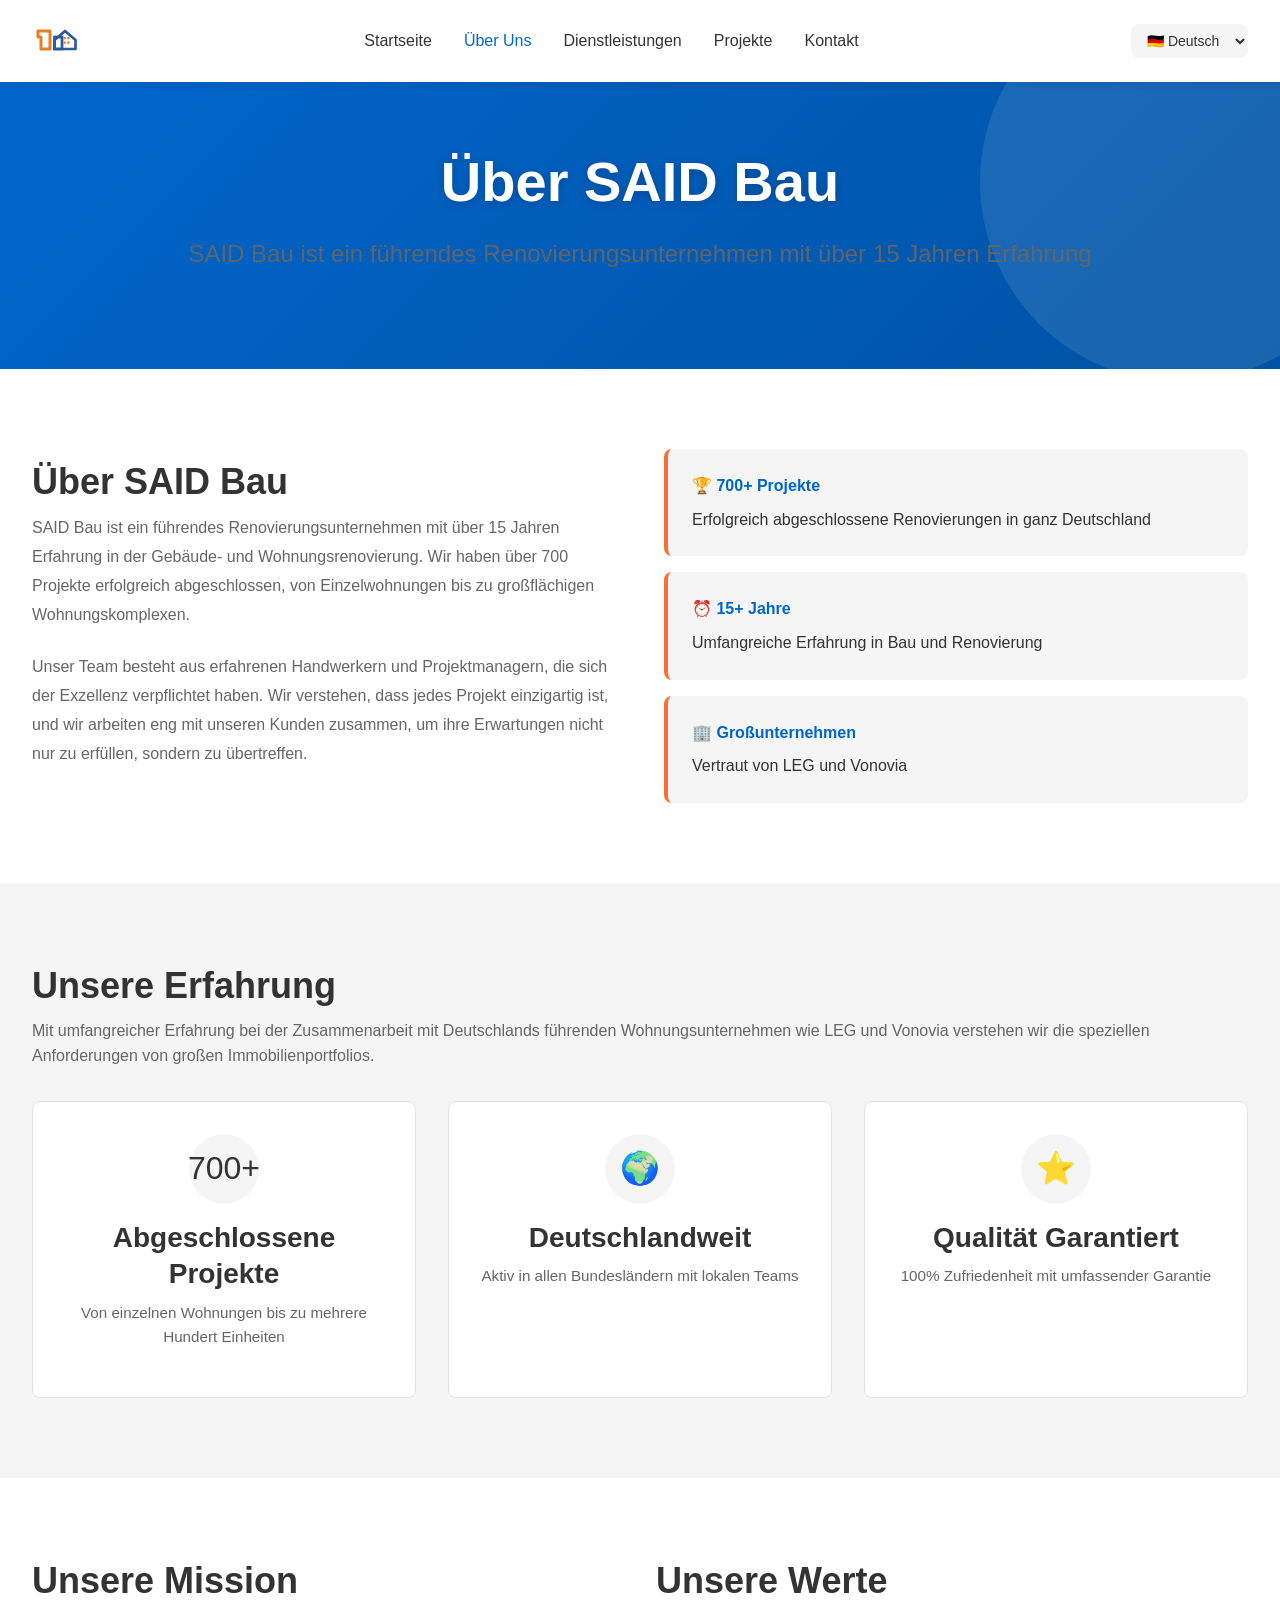
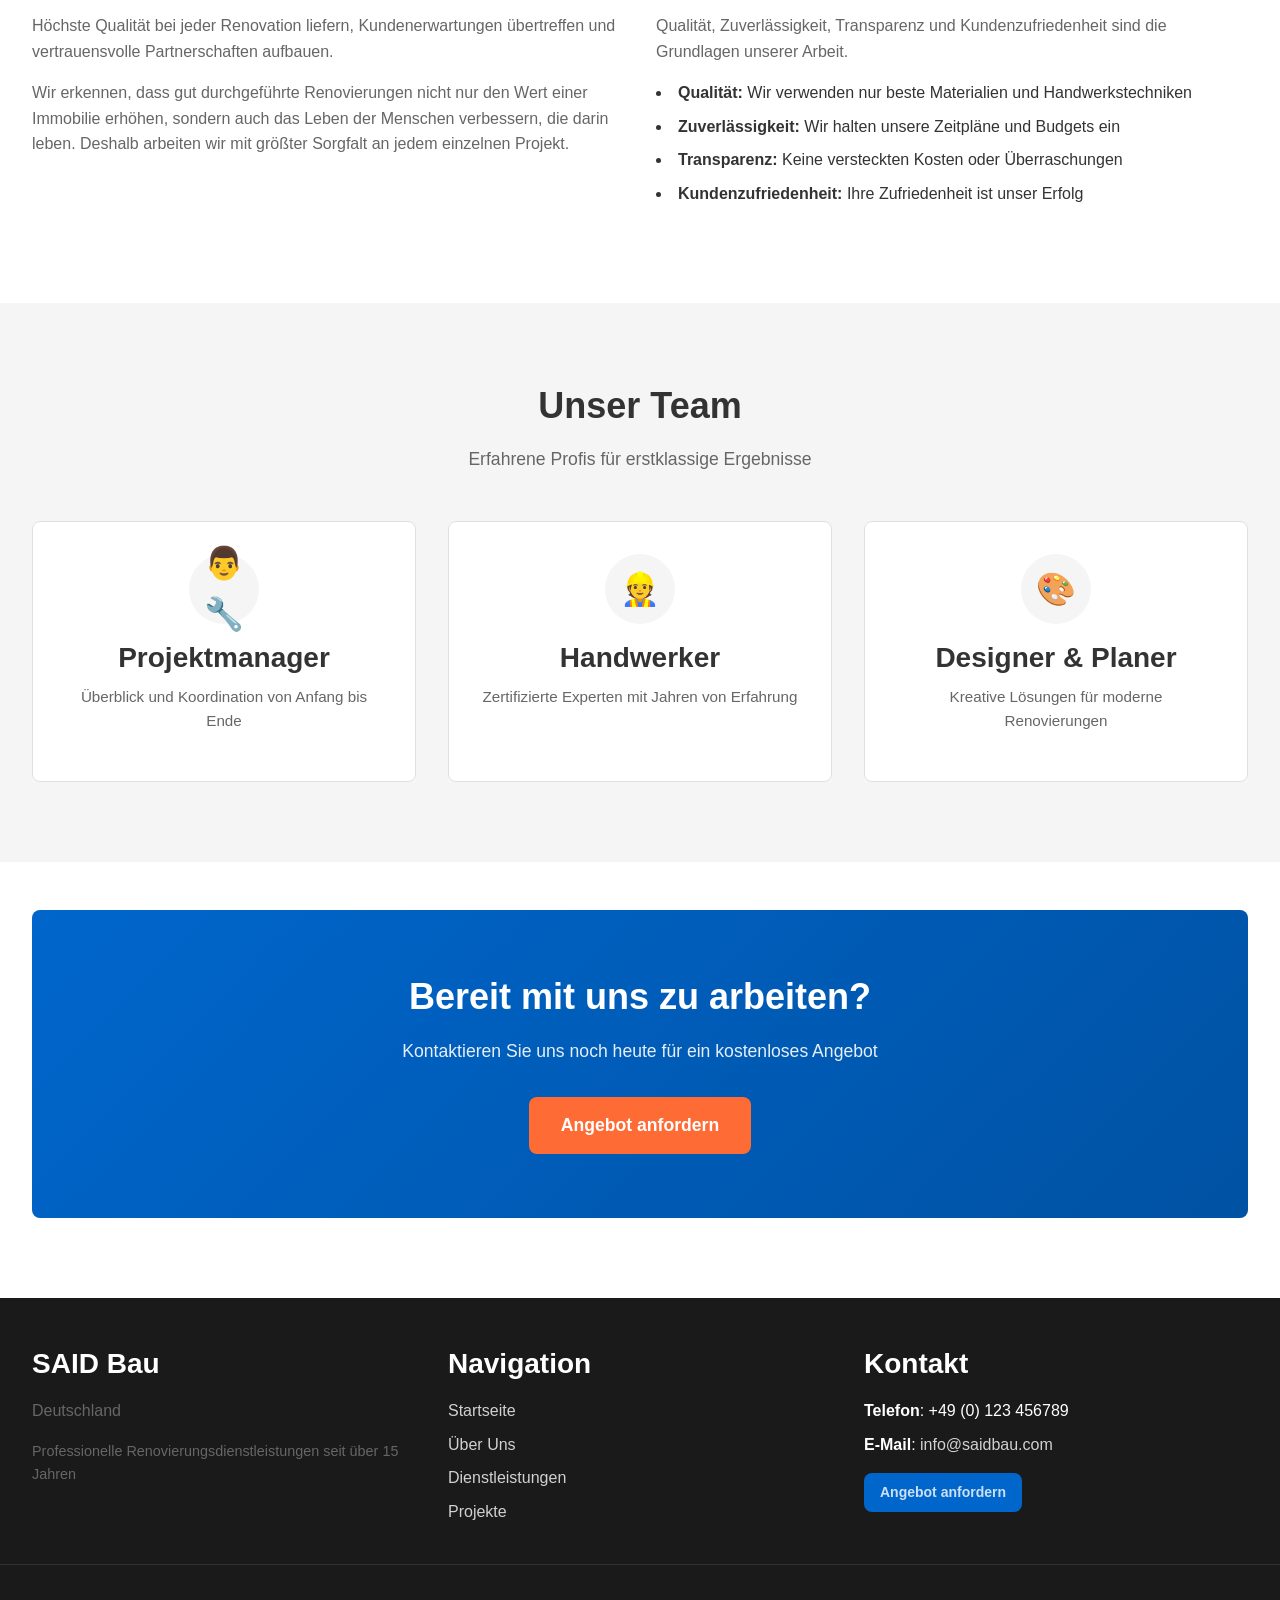
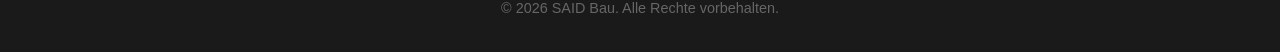
<file: about.html>
<!DOCTYPE html>
<html lang="de">
<head>
  <meta charset="UTF-8">
  <meta name="viewport" content="width=device-width, initial-scale=1.0">
  <meta name="description" content="Über SAID Bau - Führendes Renovierungsunternehmen mit 700+ Projekten und 15 Jahren Erfahrung">
  <meta name="keywords" content="Über uns, SAID Bau, Renovierung, Erfahrung">
  
  <title>Über uns - SAID Bau Renovierungen</title>
  
  <!-- CSS -->
  <link rel="stylesheet" href="assets/css/style.css">
</head>
<body>
  <!-- HEADER & NAVIGATION -->
  <header>
    <nav class="navbar">
      <a href="index.html" class="logo">
        <img src="assets/images/logo.svg" alt="SAID Bau Logo" class="logo-img">
        <span class="logo-text">SAID Bau</span>
      </a>
      
      <ul class="navbar-nav">
        <li><a href="index.html" data-i18n="home">Startseite</a></li>
        <li><a href="about.html" class="active" data-i18n="about">Über Uns</a></li>
        <li><a href="services.html" data-i18n="services">Dienstleistungen</a></li>
        <li><a href="projects.html" data-i18n="projects">Projekte</a></li>
        <li><a href="contact.html" data-i18n="contact">Kontakt</a></li>
      </ul>

      <div class="nav-right">
        <select id="languageSelector" class="language-selector">
          <option value="de">🇩🇪 Deutsch</option>
          <option value="en">🇬🇧 English</option>
          <option value="ar">🇸🇦 العربية</option>
          <option value="tr">🇹🇷 Türkçe</option>
        </select>
        <div class="hamburger">
          <span></span>
          <span></span>
          <span></span>
        </div>
      </div>
    </nav>
  </header>

  <!-- HERO SECTION -->
  <section class="hero" style="padding: 4rem 0;">
    <div class="container">
      <div class="hero-content">
        <h1 data-i18n="about_page_intro">Über SAID Bau</h1>
        <p class="subtitle" data-i18n="about_page_text">SAID Bau ist ein führendes Renovierungsunternehmen mit über 15 Jahren Erfahrung</p>
      </div>
    </div>
  </section>

  <!-- MAIN CONTENT -->
  <section class="section">
    <div class="container">
      <div class="about-content">
        <div class="about-text">
          <h2 data-i18n="about_page_intro">Über SAID Bau</h2>
          <p data-i18n="about_page_text">SAID Bau ist ein führendes Renovierungsunternehmen mit über 15 Jahren Erfahrung in der Gebäude- und Wohnungsrenovierung. Wir haben über 700 Projekte erfolgreich abgeschlossen, von Einzelwohnungen bis zu großflächigen Wohnungskomplexen.</p>
          
          <p>Unser Team besteht aus erfahrenen Handwerkern und Projektmanagern, die sich der Exzellenz verpflichtet haben. Wir verstehen, dass jedes Projekt einzigartig ist, und wir arbeiten eng mit unseren Kunden zusammen, um ihre Erwartungen nicht nur zu erfüllen, sondern zu übertreffen.</p>
        </div>

        <div class="about-text">
          <div class="about-highlights">
            <div class="highlight">
              <strong>🏆 700+ Projekte</strong>
              <span>Erfolgreich abgeschlossene Renovierungen in ganz Deutschland</span>
            </div>
            <div class="highlight">
              <strong>⏰ 15+ Jahre</strong>
              <span>Umfangreiche Erfahrung in Bau und Renovierung</span>
            </div>
            <div class="highlight">
              <strong>🏢 Großunternehmen</strong>
              <span>Vertraut von LEG und Vonovia</span>
            </div>
          </div>
        </div>
      </div>
    </div>
  </section>

  <!-- EXPERIENCE SECTION -->
  <section class="section" style="background-color: #f5f5f5;">
    <div class="container">
      <h2 data-i18n="about_experience">Unsere Erfahrung</h2>
      <p data-i18n="about_experience_text">Mit umfangreicher Erfahrung bei der Zusammenarbeit mit Deutschlands führenden Wohnungsunternehmen wie LEG und Vonovia verstehen wir die speziellen Anforderungen von großen Immobilienportfolios.</p>

      <div class="grid grid-3" style="margin-top: 2rem;">
        <div class="service-card fade-in">
          <div class="service-card-icon">700+</div>
          <h3>Abgeschlossene Projekte</h3>
          <p>Von einzelnen Wohnungen bis zu mehrere Hundert Einheiten</p>
        </div>

        <div class="service-card fade-in">
          <div class="service-card-icon">🌍</div>
          <h3>Deutschlandweit</h3>
          <p>Aktiv in allen Bundesländern mit lokalen Teams</p>
        </div>

        <div class="service-card fade-in">
          <div class="service-card-icon">⭐</div>
          <h3>Qualität Garantiert</h3>
          <p>100% Zufriedenheit mit umfassender Garantie</p>
        </div>
      </div>
    </div>
  </section>

  <!-- MISSION & VALUES SECTION -->
  <section class="section">
    <div class="container">
      <div class="grid grid-2">
        <div class="fade-in">
          <h2 data-i18n="about_mission">Unsere Mission</h2>
          <p data-i18n="about_mission_text">Höchste Qualität bei jeder Renovation liefern, Kundenerwartungen übertreffen und vertrauensvolle Partnerschaften aufbauen.</p>

          <p>Wir erkennen, dass gut durchgeführte Renovierungen nicht nur den Wert einer Immobilie erhöhen, sondern auch das Leben der Menschen verbessern, die darin leben. Deshalb arbeiten wir mit größter Sorgfalt an jedem einzelnen Projekt.</p>
        </div>

        <div class="fade-in">
          <h2 data-i18n="about_values">Unsere Werte</h2>
          <p data-i18n="about_values_text">Qualität, Zuverlässigkeit, Transparenz und Kundenzufriedenheit sind die Grundlagen unserer Arbeit.</p>

          <ul style="list-style-position: inside; margin: 1rem 0;">
            <li style="margin-bottom: 0.5rem;"><strong>Qualität:</strong> Wir verwenden nur beste Materialien und Handwerkstechniken</li>
            <li style="margin-bottom: 0.5rem;"><strong>Zuverlässigkeit:</strong> Wir halten unsere Zeitpläne und Budgets ein</li>
            <li style="margin-bottom: 0.5rem;"><strong>Transparenz:</strong> Keine versteckten Kosten oder Überraschungen</li>
            <li><strong>Kundenzufriedenheit:</strong> Ihre Zufriedenheit ist unser Erfolg</li>
          </ul>
        </div>
      </div>
    </div>
  </section>

  <!-- TEAM SECTION -->
  <section class="section" style="background-color: #f5f5f5;">
    <div class="container">
      <div class="section-title">
        <h2>Unser Team</h2>
        <p>Erfahrene Profis für erstklassige Ergebnisse</p>
      </div>

      <div class="grid grid-3">
        <div class="service-card fade-in">
          <div class="service-card-icon">👨🔧</div>
          <h3>Projektmanager</h3>
          <p>Überblick und Koordination von Anfang bis Ende</p>
        </div>

        <div class="service-card fade-in">
          <div class="service-card-icon">👷</div>
          <h3>Handwerker</h3>
          <p>Zertifizierte Experten mit Jahren von Erfahrung</p>
        </div>

        <div class="service-card fade-in">
          <div class="service-card-icon">🎨</div>
          <h3>Designer & Planer</h3>
          <p>Kreative Lösungen für moderne Renovierungen</p>
        </div>
      </div>
    </div>
  </section>

  <!-- CTA SECTION -->
  <section class="container">
    <div class="cta-section">
      <h2 data-i18n="cta_section_title">Bereit mit uns zu arbeiten?</h2>
      <p data-i18n="cta_section_text">Kontaktieren Sie uns noch heute für ein kostenloses Angebot</p>
      <a href="contact.html" class="btn btn-accent" style="font-size: 1.1rem; padding: 14px 32px;" data-i18n="requestQuote">Angebot anfordern</a>
    </div>
  </section>

  <!-- FOOTER -->
  <footer>
    <div class="container">
      <div class="footer-content">
        <div class="footer-section">
          <h3 data-i18n="footer_company">SAID Bau</h3>
          <p data-i18n="footer_address">Deutschland</p>
          <p style="margin-top: 1rem; font-size: 0.9rem;">Professionelle Renovierungsdienstleistungen seit über 15 Jahren</p>
        </div>

        <div class="footer-section">
          <h3 data-i18n="home">Navigation</h3>
          <ul>
            <li><a href="index.html" data-i18n="home">Startseite</a></li>
            <li><a href="about.html" data-i18n="about">Über Uns</a></li>
            <li><a href="services.html" data-i18n="services">Dienstleistungen</a></li>
            <li><a href="projects.html" data-i18n="projects">Projekte</a></li>
          </ul>
        </div>

        <div class="footer-section">
          <h3 data-i18n="contact">Kontakt</h3>
          <ul>
            <li><strong data-i18n="footer_phone">Telefon</strong>: +49 (0) 123 456789</li>
            <li><strong data-i18n="footer_email">E-Mail</strong>: <a href="mailto:info@saidbau.com">info@saidbau.com</a></li>
            <li style="margin-top: 1rem;">
              <a href="contact.html" class="btn btn-primary btn-small" data-i18n="requestQuote">Angebot anfordern</a>
            </li>
          </ul>
        </div>
      </div>
    </div>

    <div class="footer-bottom">
      <p>&copy; 2026 SAID Bau. <span data-i18n="footer_copyright">Alle Rechte vorbehalten</span>.</p>
    </div>
  </footer>

  <!-- JavaScript -->
  <script src="config.js"></script>
  <script src="assets/js/main.js"></script>
</body>
</html>
</file>
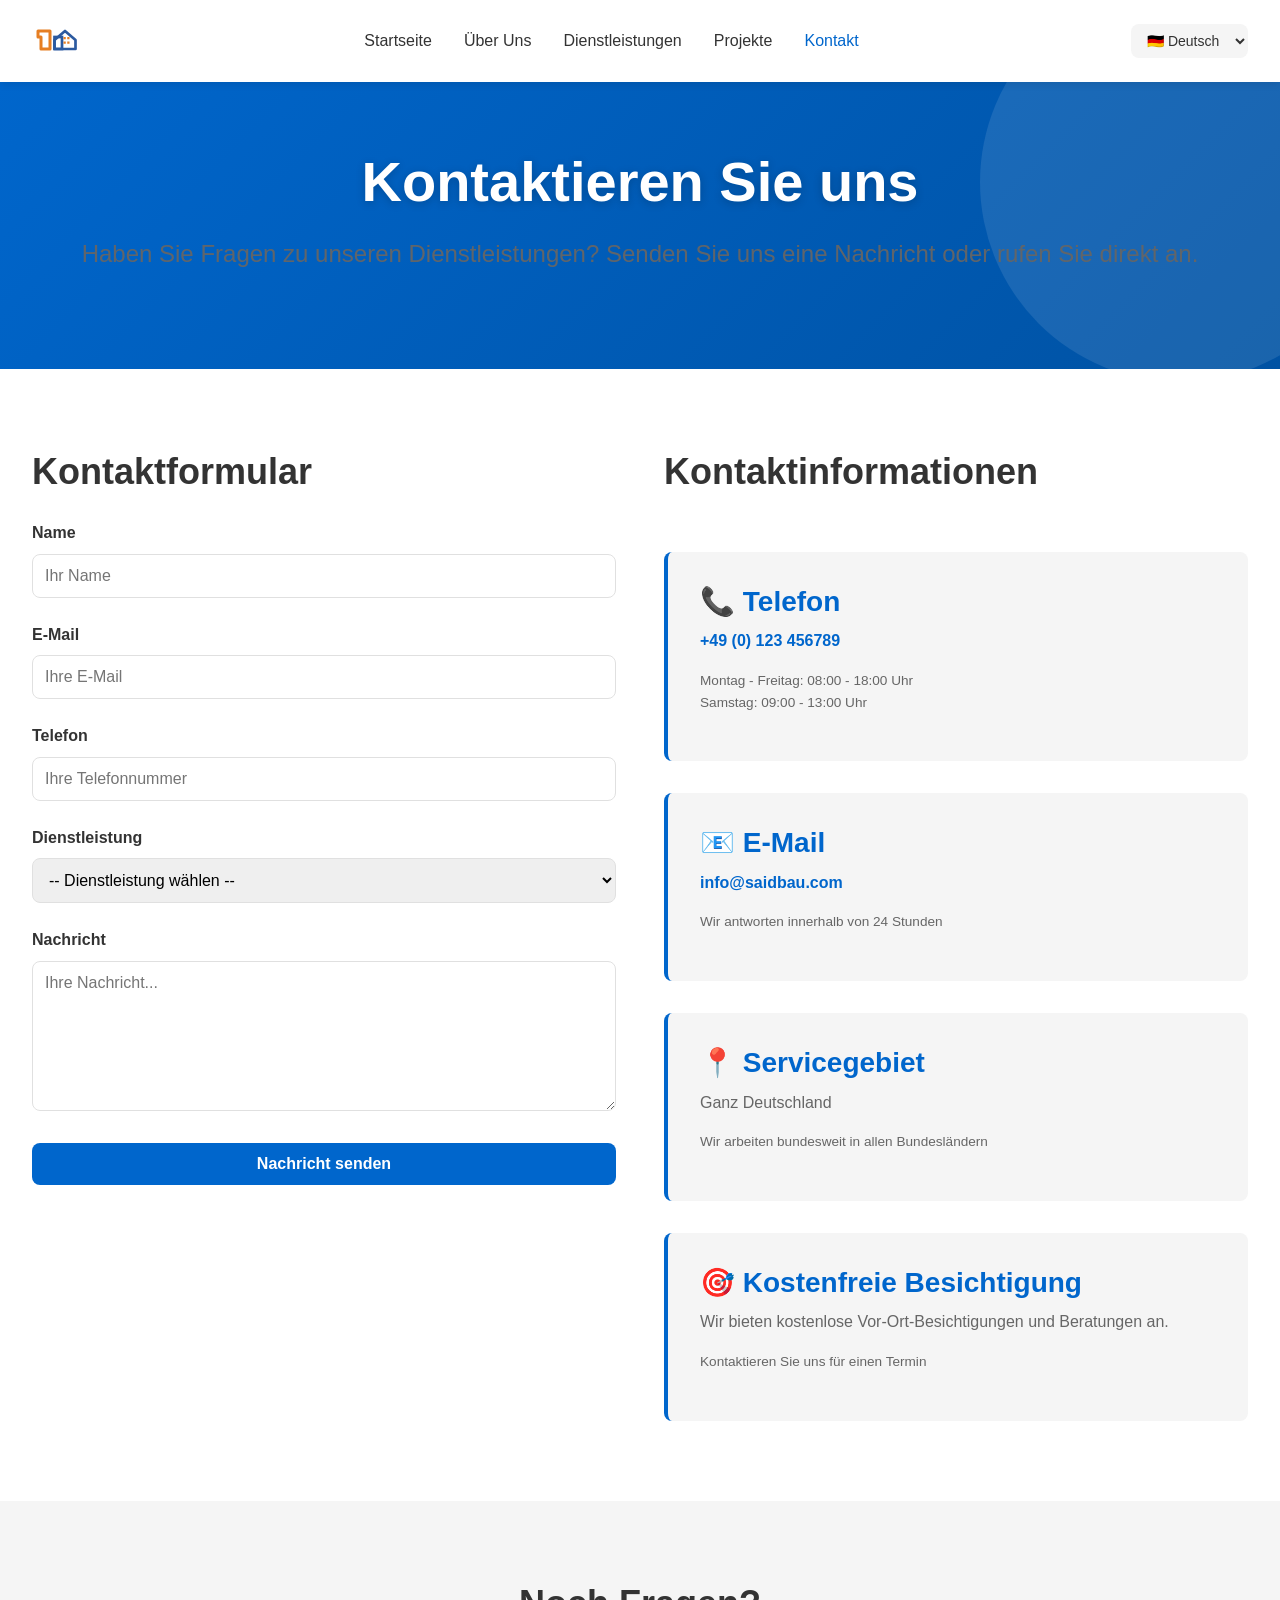
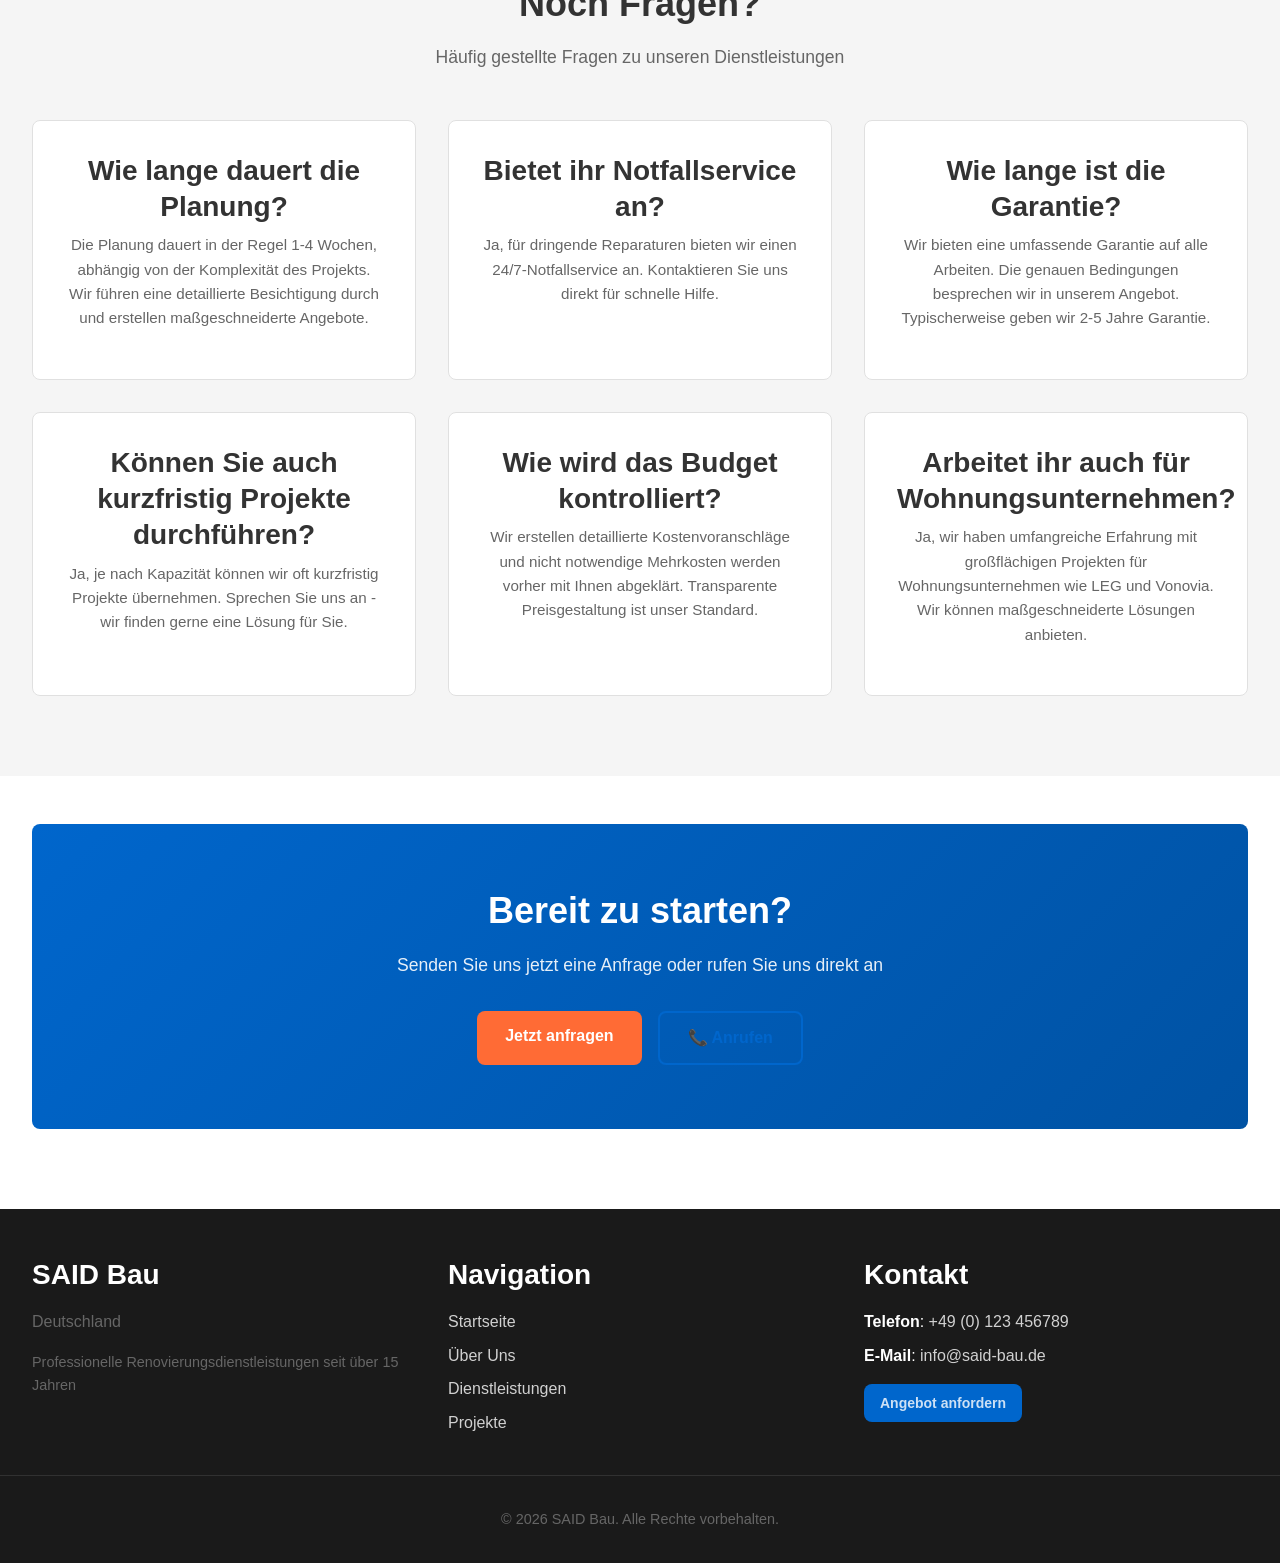
<file: contact.html>
<!DOCTYPE html>
<html lang="de">
<head>
  <meta charset="UTF-8">
  <meta name="viewport" content="width=device-width, initial-scale=1.0">
  <meta name="description" content="Kontaktieren Sie SAID Bau - Professionelle Renovierungsdienstleistungen">
  <meta name="keywords" content="Kontakt, Anfrage, Angebot, Renovierung">
  
  <title>Kontakt - SAID Bau</title>
  
  <!-- CSS -->
  <link rel="stylesheet" href="assets/css/style.css">
</head>
<body>
  <!-- HEADER & NAVIGATION -->
  <header>
    <nav class="navbar">
      <a href="index.html" class="logo">
        <img src="assets/images/logo.svg" alt="SAID Bau Logo" class="logo-img">
        <span class="logo-text">SAID Bau</span>
      </a>
      
      <ul class="navbar-nav">
        <li><a href="index.html" data-i18n="home">Startseite</a></li>
        <li><a href="about.html" data-i18n="about">Über Uns</a></li>
        <li><a href="services.html" data-i18n="services">Dienstleistungen</a></li>
        <li><a href="projects.html" data-i18n="projects">Projekte</a></li>
        <li><a href="contact.html" class="active" data-i18n="contact">Kontakt</a></li>
      </ul>

      <div class="nav-right">
        <select id="languageSelector" class="language-selector">
          <option value="de">🇩🇪 Deutsch</option>
          <option value="en">🇬🇧 English</option>
          <option value="ar">🇸🇦 العربية</option>
          <option value="tr">🇹🇷 Türkçe</option>
        </select>
        <div class="hamburger">
          <span></span>
          <span></span>
          <span></span>
        </div>
      </div>
    </nav>
  </header>

  <!-- HERO SECTION -->
  <section class="hero" style="padding: 4rem 0;">
    <div class="container">
      <div class="hero-content">
        <h1 data-i18n="contact_page_title">Kontaktieren Sie uns</h1>
        <p class="subtitle" data-i18n="contact_page_text">Haben Sie Fragen zu unseren Dienstleistungen? Senden Sie uns eine Nachricht oder rufen Sie direkt an.</p>
      </div>
    </div>
  </section>

  <!-- CONTACT SECTION -->
  <section class="section">
    <div class="container">
      <div class="contact-wrapper">
        <!-- CONTACT FORM -->
        <div class="fade-in">
          <h2 style="margin-bottom: 1.5rem;">Kontaktformular</h2>
          
          <form id="contactForm">
            <div class="form-group">
              <label for="name" data-i18n="contact_form_name">Name</label>
              <input type="text" id="name" name="name" required placeholder="Ihr Name" data-i18n="contact_form_name">
            </div>

            <div class="form-group">
              <label for="email" data-i18n="contact_form_email">E-Mail</label>
              <input type="email" id="email" name="email" required placeholder="Ihre E-Mail" data-i18n="contact_form_email">
            </div>

            <div class="form-group">
              <label for="phone" data-i18n="contact_form_phone">Telefon</label>
              <input type="tel" id="phone" name="phone" placeholder="Ihre Telefonnummer">
            </div>

            <div class="form-group">
              <label for="service" data-i18n="contact_form_service">Dienstleistung</label>
              <select id="service" name="service">
                <option value="">-- Dienstleistung wählen --</option>
                <option value="interior" data-i18n="service_interior">Innenrenovierungen</option>
                <option value="apartments" data-i18n="service_apartments">Wohnungsrenovierung</option>
                <option value="painting" data-i18n="service_painting">Malerarbeiten & Verputz</option>
                <option value="flooring" data-i18n="service_flooring">Bodenbeläge</option>
                <option value="drywall" data-i18n="service_drywall">Trockenbau</option>
                <option value="bathroom" data-i18n="service_bathroom">Badezimmerrenovierung</option>
                <option value="kitchen" data-i18n="service_kitchen">Kücheninstallation</option>
                <option value="repairs" data-i18n="service_repairs">Reparaturen & Ausbesserungen</option>
              </select>
            </div>

            <div class="form-group">
              <label for="message" data-i18n="contact_form_message">Nachricht</label>
              <textarea id="message" name="message" required placeholder="Ihre Nachricht..." data-i18n="contact_form_message"></textarea>
            </div>

            <button type="submit" class="btn btn-primary form-submit" data-i18n="contact_form_submit">Nachricht senden</button>
          </form>
        </div>

        <!-- CONTACT INFO -->
        <div class="contact-info fade-in">
          <h2 style="margin-bottom: 1.5rem;">Kontaktinformationen</h2>

          <div class="info-box">
            <h3>📞 <span data-i18n="contact_phone">Telefon</span></h3>
            <p>
              <a href="tel:+49-0-123-456789">+49 (0) 123 456789</a>
            </p>
            <p style="font-size: 0.85rem; color: var(--light-text); margin-top: 0.5rem;">
              Montag - Freitag: 08:00 - 18:00 Uhr<br>
              Samstag: 09:00 - 13:00 Uhr
            </p>
          </div>

          <div class="info-box">
            <h3>📧 <span data-i18n="contact_email">E-Mail</span></h3>
            <p>
              <a href="mailto:info@saidbau.com">info@saidbau.com</a>
            </p>
            <p style="font-size: 0.85rem; color: var(--light-text); margin-top: 0.5rem;">
              Wir antworten innerhalb von 24 Stunden
            </p>
          </div>

          <div class="info-box">
            <h3>📍 <span data-i18n="contact_area">Servicegebiet</span></h3>
            <p data-i18n="contact_area_text">Ganz Deutschland</p>
            <p style="font-size: 0.85rem; color: var(--light-text); margin-top: 0.5rem;">
              Wir arbeiten bundesweit in allen Bundesländern
            </p>
          </div>

          <div class="info-box">
            <h3>🎯 Kostenfreie Besichtigung</h3>
            <p>Wir bieten kostenlose Vor-Ort-Besichtigungen und Beratungen an.</p>
            <p style="font-size: 0.85rem; color: var(--light-text); margin-top: 0.5rem;">
              Kontaktieren Sie uns für einen Termin
            </p>
          </div>
        </div>
      </div>
    </div>
  </section>

  <!-- QUICK CONTACT SECTION -->
  <section class="section" style="background-color: #f5f5f5;">
    <div class="container">
      <div class="section-title">
        <h2>Noch Fragen?</h2>
        <p>Häufig gestellte Fragen zu unseren Dienstleistungen</p>
      </div>

      <div class="grid grid-2">
        <div class="service-card fade-in">
          <h3>Wie lange dauert die Planung?</h3>
          <p>Die Planung dauert in der Regel 1-4 Wochen, abhängig von der Komplexität des Projekts. Wir führen eine detaillierte Besichtigung durch und erstellen maßgeschneiderte Angebote.</p>
        </div>

        <div class="service-card fade-in">
          <h3>Bietet ihr Notfallservice an?</h3>
          <p>Ja, für dringende Reparaturen bieten wir einen 24/7-Notfallservice an. Kontaktieren Sie uns direkt für schnelle Hilfe.</p>
        </div>

        <div class="service-card fade-in">
          <h3>Wie lange ist die Garantie?</h3>
          <p>Wir bieten eine umfassende Garantie auf alle Arbeiten. Die genauen Bedingungen besprechen wir in unserem Angebot. Typischerweise geben wir 2-5 Jahre Garantie.</p>
        </div>

        <div class="service-card fade-in">
          <h3>Können Sie auch kurzfristig Projekte durchführen?</h3>
          <p>Ja, je nach Kapazität können wir oft kurzfristig Projekte übernehmen. Sprechen Sie uns an - wir finden gerne eine Lösung für Sie.</p>
        </div>

        <div class="service-card fade-in">
          <h3>Wie wird das Budget kontrolliert?</h3>
          <p>Wir erstellen detaillierte Kostenvoranschläge und nicht notwendige Mehrkosten werden vorher mit Ihnen abgeklärt. Transparente Preisgestaltung ist unser Standard.</p>
        </div>

        <div class="service-card fade-in">
          <h3>Arbeitet ihr auch für Wohnungsunternehmen?</h3>
          <p>Ja, wir haben umfangreiche Erfahrung mit großflächigen Projekten für Wohnungsunternehmen wie LEG und Vonovia. Wir können maßgeschneiderte Lösungen anbieten.</p>
        </div>
      </div>
    </div>
  </section>

  <!-- CTA SECTION -->
  <section class="container">
    <div class="cta-section">
      <h2>Bereit zu starten?</h2>
      <p>Senden Sie uns jetzt eine Anfrage oder rufen Sie uns direkt an</p>
      <div style="display: flex; gap: 1rem; justify-content: center; flex-wrap: wrap;">
        <a href="#contactForm" class="btn btn-accent" style="font-size: 1rem; padding: 12px 28px;" data-i18n="contact_form_submit">Jetzt anfragen</a>
        <a href="tel:+49-0-123-456789" class="btn btn-outline" style="font-size: 1rem; padding: 12px 28px;">📞 Anrufen</a>
      </div>
    </div>
  </section>

  <!-- FOOTER -->
  <footer>
    <div class="container">
      <div class="footer-content">
        <div class="footer-section">
          <h3 data-i18n="footer_company">SAID Bau</h3>
          <p data-i18n="footer_address">Deutschland</p>
          <p style="margin-top: 1rem; font-size: 0.9rem;">Professionelle Renovierungsdienstleistungen seit über 15 Jahren</p>
        </div>

        <div class="footer-section">
          <h3 data-i18n="home">Navigation</h3>
          <ul>
            <li><a href="index.html" data-i18n="home">Startseite</a></li>
            <li><a href="about.html" data-i18n="about">Über Uns</a></li>
            <li><a href="services.html" data-i18n="services">Dienstleistungen</a></li>
            <li><a href="projects.html" data-i18n="projects">Projekte</a></li>
          </ul>
        </div>

        <div class="footer-section">
          <h3 data-i18n="contact">Kontakt</h3>
          <ul>
            <li><strong data-i18n="footer_phone">Telefon</strong>: <a href="tel:+49-0-123-456789">+49 (0) 123 456789</a></li>
            <li><strong data-i18n="footer_email">E-Mail</strong>: <a href="mailto:info@said-bau.de">info@said-bau.de</a></li>
            <li style="margin-top: 1rem;">
              <a href="contact.html" class="btn btn-primary btn-small" data-i18n="requestQuote">Angebot anfordern</a>
            </li>
          </ul>
        </div>
      </div>
    </div>

    <div class="footer-bottom">
      <p>&copy; 2026 SAID Bau. <span data-i18n="footer_copyright">Alle Rechte vorbehalten</span>.</p>
    </div>
  </footer>

  <!-- JavaScript -->
  <script src="config.js"></script>
  <script src="assets/js/main.js"></script>
</body>
</html>
</file>
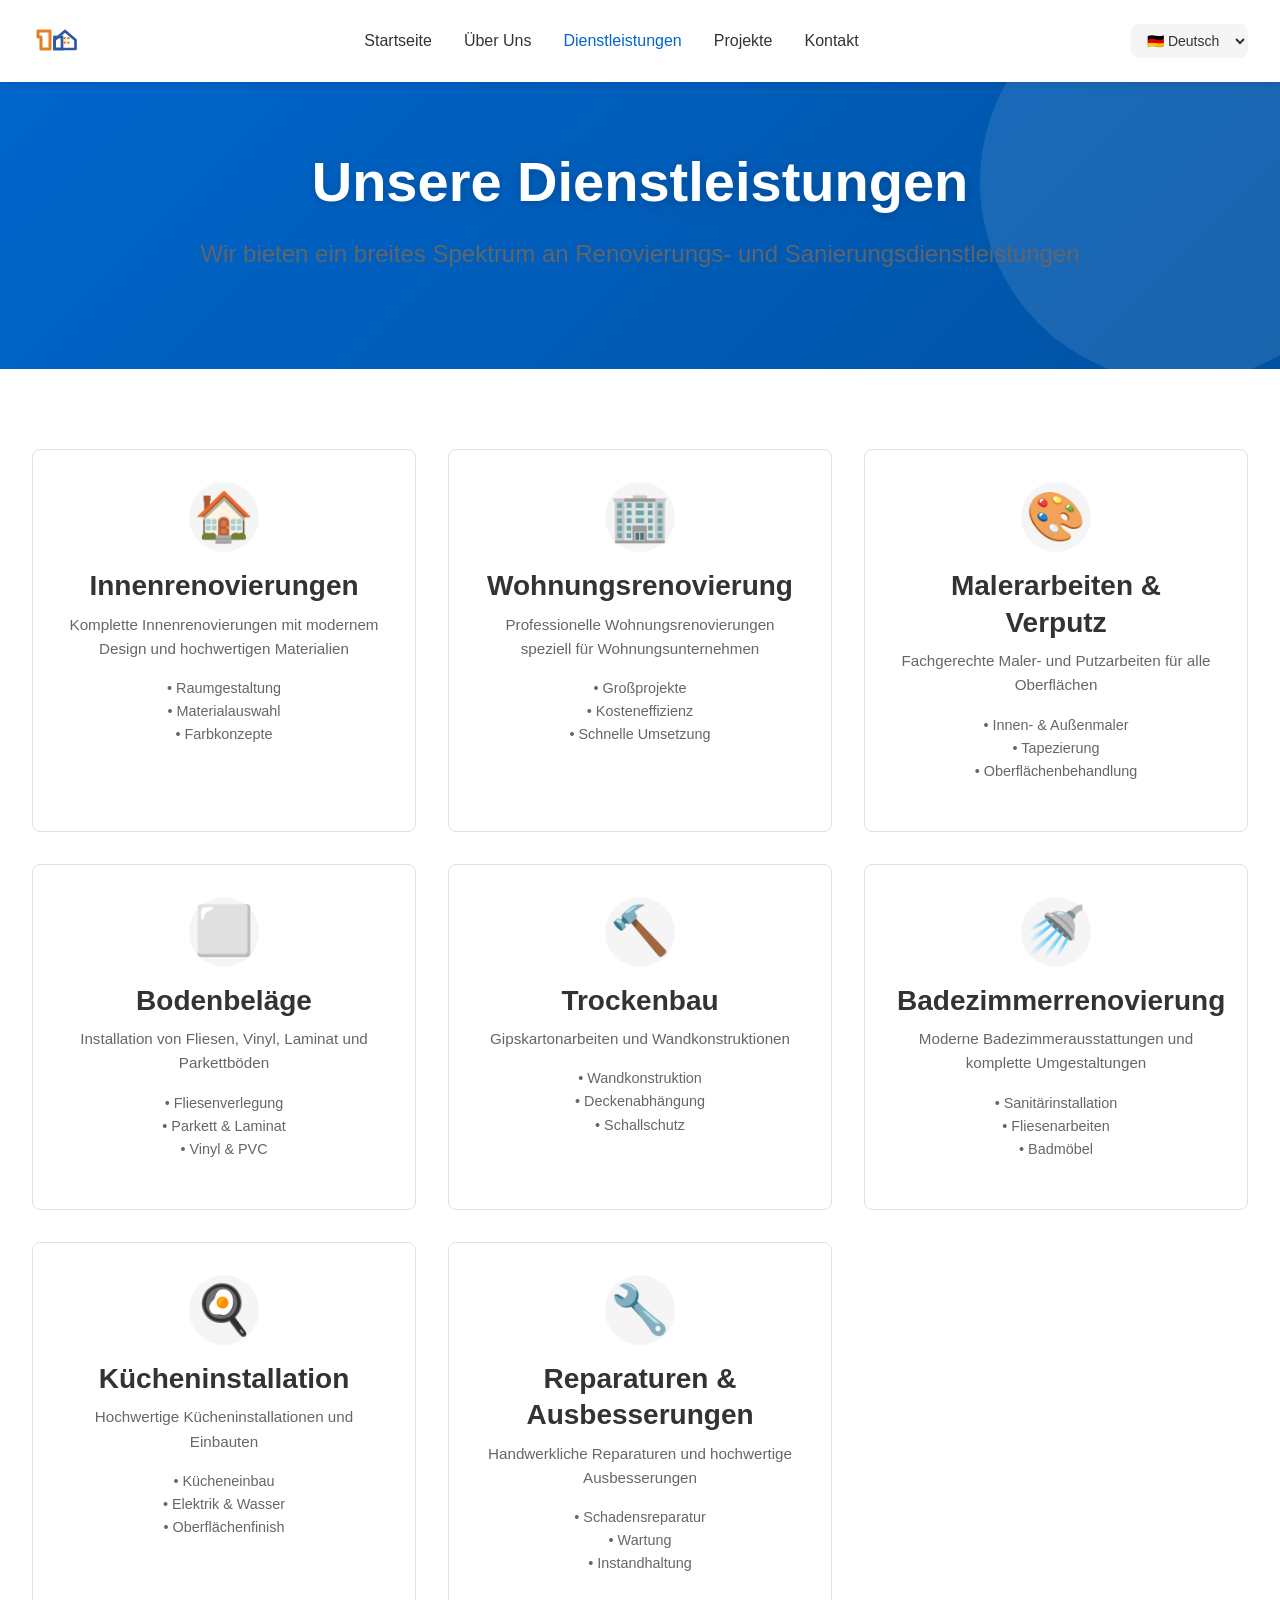
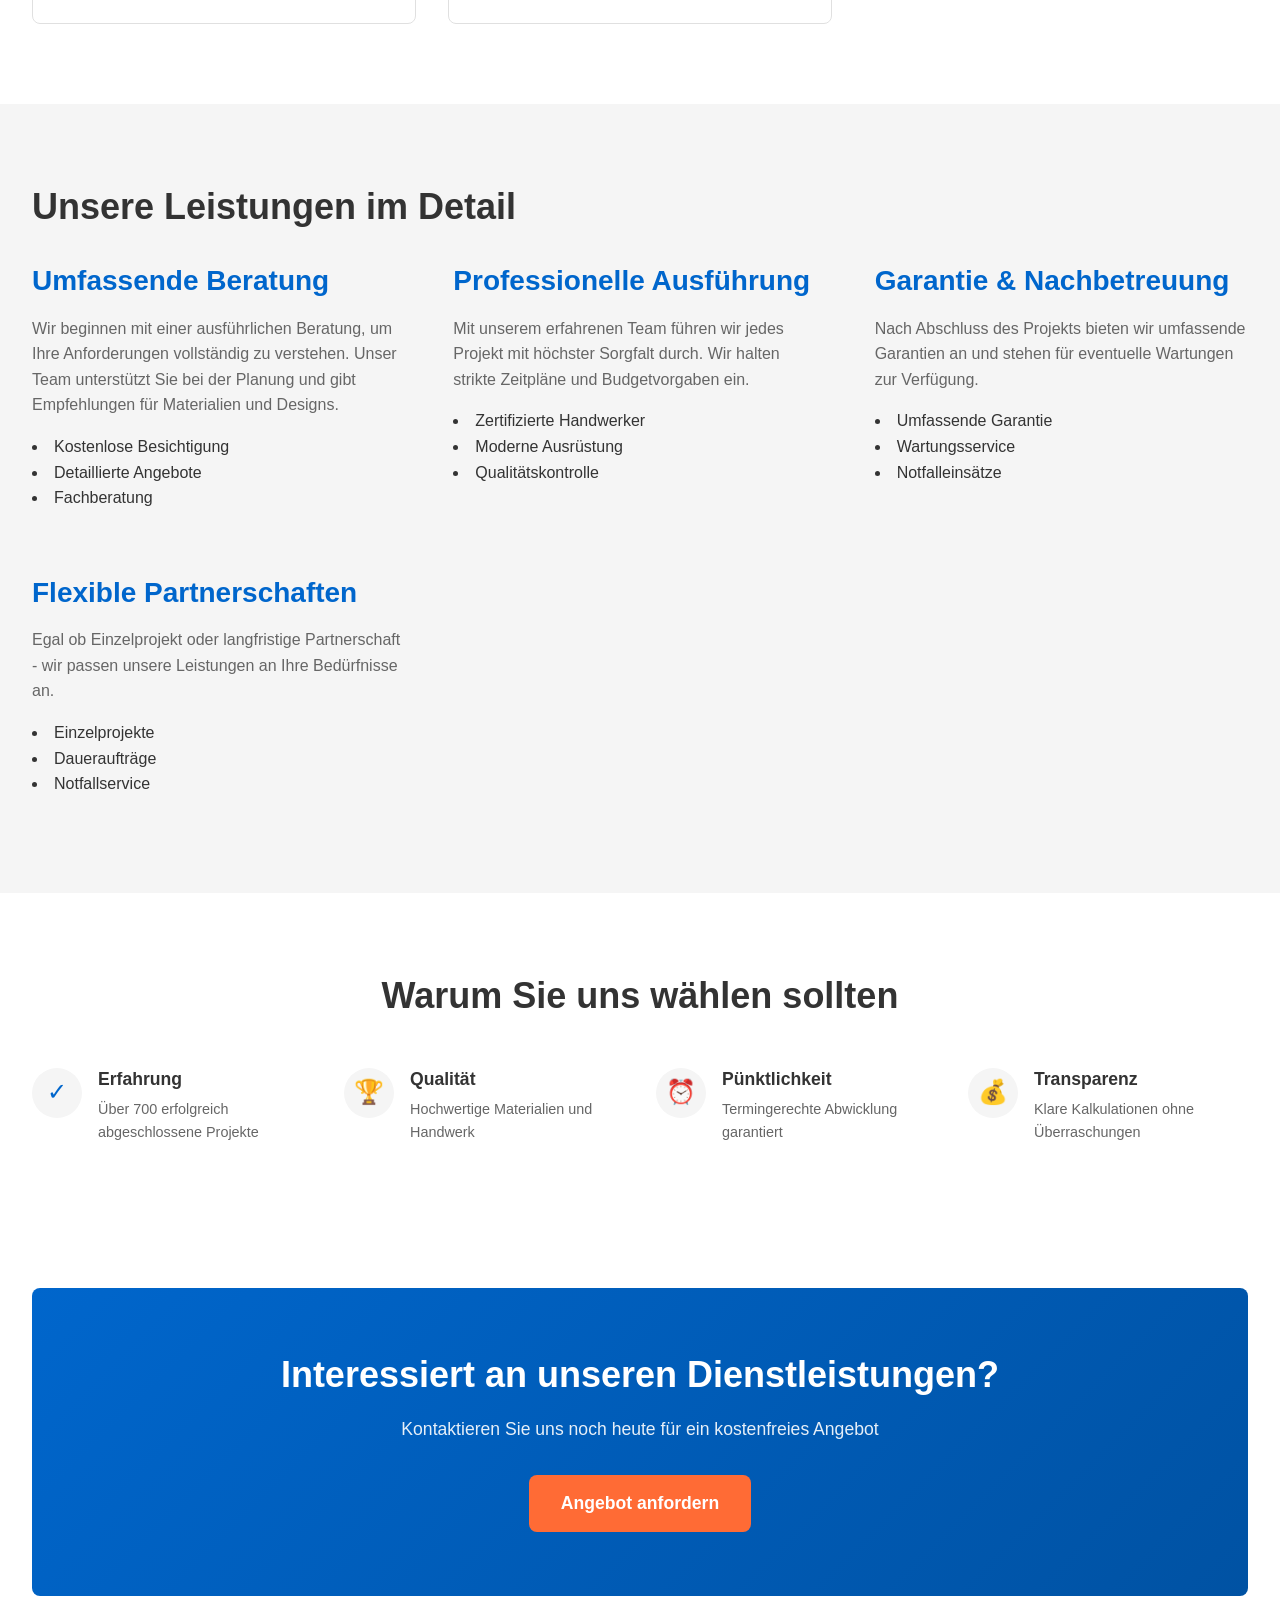
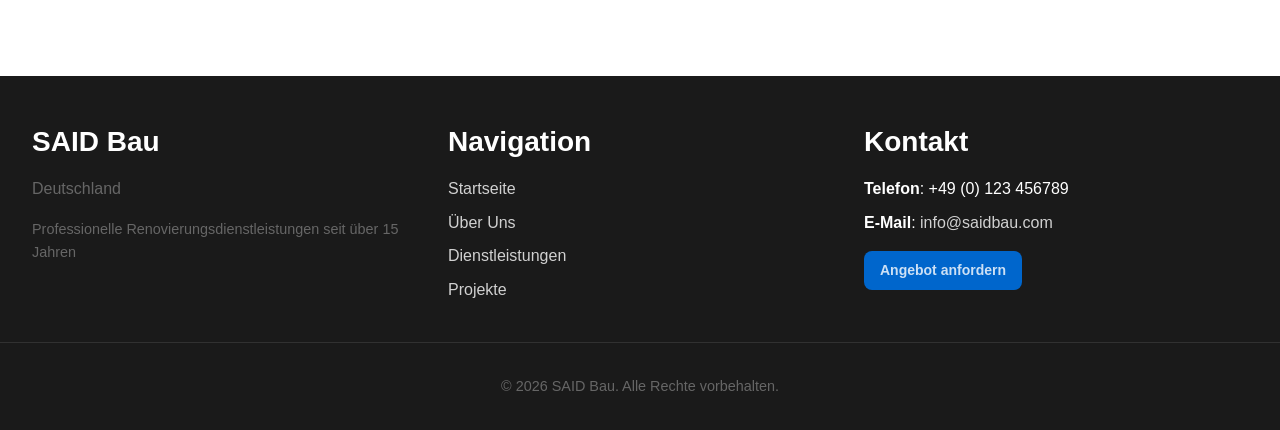
<file: services.html>
<!DOCTYPE html>
<html lang="de">
<head>
  <meta charset="UTF-8">
  <meta name="viewport" content="width=device-width, initial-scale=1.0">
  <meta name="description" content="Unsere Dienstleistungen - Professionelle Renovierungen von Innenräumen bis Spezialarbeiten">
  <meta name="keywords" content="Dienstleistungen, Renovierung, Malerarbeiten, Badezimmer, Küche">
  
  <title>Dienstleistungen - SAID Bau</title>
  
  <!-- CSS -->
  <link rel="stylesheet" href="assets/css/style.css">
</head>
<body>
  <!-- HEADER & NAVIGATION -->
  <header>
    <nav class="navbar">
      <a href="index.html" class="logo">
        <img src="assets/images/logo.svg" alt="SAID Bau Logo" class="logo-img">
        <span class="logo-text">SAID Bau</span>
      </a>
      
      <ul class="navbar-nav">
        <li><a href="index.html" data-i18n="home">Startseite</a></li>
        <li><a href="about.html" data-i18n="about">Über Uns</a></li>
        <li><a href="services.html" class="active" data-i18n="services">Dienstleistungen</a></li>
        <li><a href="projects.html" data-i18n="projects">Projekte</a></li>
        <li><a href="contact.html" data-i18n="contact">Kontakt</a></li>
      </ul>

      <div class="nav-right">
        <select id="languageSelector" class="language-selector">
          <option value="de">🇩🇪 Deutsch</option>
          <option value="en">🇬🇧 English</option>
          <option value="ar">🇸🇦 العربية</option>
          <option value="tr">🇹🇷 Türkçe</option>
        </select>
        <div class="hamburger">
          <span></span>
          <span></span>
          <span></span>
        </div>
      </div>
    </nav>
  </header>

  <!-- HERO SECTION -->
  <section class="hero" style="padding: 4rem 0;">
    <div class="container">
      <div class="hero-content">
        <h1 data-i18n="services_page_intro">Unsere Dienstleistungen</h1>
        <p class="subtitle" data-i18n="services_page_text">Wir bieten ein breites Spektrum an Renovierungs- und Sanierungsdienstleistungen</p>
      </div>
    </div>
  </section>

  <!-- SERVICES GRID -->
  <section class="section">
    <div class="container">
      <div class="grid grid-2">
        <!-- Service 1 -->
        <div class="service-card fade-in">
          <div class="service-card-icon" style="font-size: 3rem;">🏠</div>
          <h3 data-i18n="service_interior">Innenrenovierungen</h3>
          <p data-i18n="service_interior_desc">Komplette Innenrenovierungen mit modernem Design und hochwertigen Materialien</p>
          <p style="margin-top: 1rem; font-size: 0.9rem; color: var(--light-text);">• Raumgestaltung<br>• Materialauswahl<br>• Farbkonzepte</p>
        </div>

        <!-- Service 2 -->
        <div class="service-card fade-in">
          <div class="service-card-icon" style="font-size: 3rem;">🏢</div>
          <h3 data-i18n="service_apartments">Wohnungsrenovierung</h3>
          <p data-i18n="service_apartments_desc">Professionelle Wohnungsrenovierungen speziell für Wohnungsunternehmen</p>
          <p style="margin-top: 1rem; font-size: 0.9rem; color: var(--light-text);">• Großprojekte<br>• Kosteneffizienz<br>• Schnelle Umsetzung</p>
        </div>

        <!-- Service 3 -->
        <div class="service-card fade-in">
          <div class="service-card-icon" style="font-size: 3rem;">🎨</div>
          <h3 data-i18n="service_painting">Malerarbeiten & Verputz</h3>
          <p data-i18n="service_painting_desc">Fachgerechte Maler- und Putzarbeiten für alle Oberflächen</p>
          <p style="margin-top: 1rem; font-size: 0.9rem; color: var(--light-text);">• Innen- & Außenmaler<br>• Tapezierung<br>• Oberflächenbehandlung</p>
        </div>

        <!-- Service 4 -->
        <div class="service-card fade-in">
          <div class="service-card-icon" style="font-size: 3rem;">⬜</div>
          <h3 data-i18n="service_flooring">Bodenbeläge</h3>
          <p data-i18n="service_flooring_desc">Installation von Fliesen, Vinyl, Laminat und Parkettböden</p>
          <p style="margin-top: 1rem; font-size: 0.9rem; color: var(--light-text);">• Fliesenverlegung<br>• Parkett & Laminat<br>• Vinyl & PVC</p>
        </div>

        <!-- Service 5 -->
        <div class="service-card fade-in">
          <div class="service-card-icon" style="font-size: 3rem;">🔨</div>
          <h3 data-i18n="service_drywall">Trockenbau</h3>
          <p data-i18n="service_drywall_desc">Gipskartonarbeiten und Wandkonstruktionen</p>
          <p style="margin-top: 1rem; font-size: 0.9rem; color: var(--light-text);">• Wandkonstruktion<br>• Deckenabhängung<br>• Schallschutz</p>
        </div>

        <!-- Service 6 -->
        <div class="service-card fade-in">
          <div class="service-card-icon" style="font-size: 3rem;">🚿</div>
          <h3 data-i18n="service_bathroom">Badezimmerrenovierung</h3>
          <p data-i18n="service_bathroom_desc">Moderne Badezimmerausstattungen und komplette Umgestaltungen</p>
          <p style="margin-top: 1rem; font-size: 0.9rem; color: var(--light-text);">• Sanitärinstallation<br>• Fliesenarbeiten<br>• Badmöbel</p>
        </div>

        <!-- Service 7 -->
        <div class="service-card fade-in">
          <div class="service-card-icon" style="font-size: 3rem;">🍳</div>
          <h3 data-i18n="service_kitchen">Kücheninstallation</h3>
          <p data-i18n="service_kitchen_desc">Hochwertige Kücheninstallationen und Einbauten</p>
          <p style="margin-top: 1rem; font-size: 0.9rem; color: var(--light-text);">• Kücheneinbau<br>• Elektrik & Wasser<br>• Oberflächenfinish</p>
        </div>

        <!-- Service 8 -->
        <div class="service-card fade-in">
          <div class="service-card-icon" style="font-size: 3rem;">🔧</div>
          <h3 data-i18n="service_repairs">Reparaturen & Ausbesserungen</h3>
          <p data-i18n="service_repairs_desc">Handwerkliche Reparaturen und hochwertige Ausbesserungen</p>
          <p style="margin-top: 1rem; font-size: 0.9rem; color: var(--light-text);">• Schadensreparatur<br>• Wartung<br>• Instandhaltung</p>
        </div>
      </div>
    </div>
  </section>

  <!-- DETAILED SERVICES SECTION -->
  <section class="section" style="background-color: #f5f5f5;">
    <div class="container">
      <h2 style="margin-bottom: 2rem;">Unsere Leistungen im Detail</h2>

      <div class="grid grid-2" style="gap: 3rem;">
        <div class="fade-in">
          <h3 style="color: var(--primary-color); margin-bottom: 1rem;">Umfassende Beratung</h3>
          <p>Wir beginnen mit einer ausführlichen Beratung, um Ihre Anforderungen vollständig zu verstehen. Unser Team unterstützt Sie bei der Planung und gibt Empfehlungen für Materialien und Designs.</p>
          <ul style="margin: 1rem 0; list-style-position: inside;">
            <li>Kostenlose Besichtigung</li>
            <li>Detaillierte Angebote</li>
            <li>Fachberatung</li>
          </ul>
        </div>

        <div class="fade-in">
          <h3 style="color: var(--primary-color); margin-bottom: 1rem;">Professionelle Ausführung</h3>
          <p>Mit unserem erfahrenen Team führen wir jedes Projekt mit höchster Sorgfalt durch. Wir halten strikte Zeitpläne und Budgetvorgaben ein.</p>
          <ul style="margin: 1rem 0; list-style-position: inside;">
            <li>Zertifizierte Handwerker</li>
            <li>Moderne Ausrüstung</li>
            <li>Qualitätskontrolle</li>
          </ul>
        </div>

        <div class="fade-in">
          <h3 style="color: var(--primary-color); margin-bottom: 1rem;">Garantie & Nachbetreuung</h3>
          <p>Nach Abschluss des Projekts bieten wir umfassende Garantien an und stehen für eventuelle Wartungen zur Verfügung.</p>
          <ul style="margin: 1rem 0; list-style-position: inside;">
            <li>Umfassende Garantie</li>
            <li>Wartungsservice</li>
            <li>Notfalleinsätze</li>
          </ul>
        </div>

        <div class="fade-in">
          <h3 style="color: var(--primary-color); margin-bottom: 1rem;">Flexible Partnerschaften</h3>
          <p>Egal ob Einzelprojekt oder langfristige Partnerschaft - wir passen unsere Leistungen an Ihre Bedürfnisse an.</p>
          <ul style="margin: 1rem 0; list-style-position: inside;">
            <li>Einzelprojekte</li>
            <li>Daueraufträge</li>
            <li>Notfallservice</li>
          </ul>
        </div>
      </div>
    </div>
  </section>

  <!-- WHY CHOOSE US SECTION -->
  <section class="section">
    <div class="container">
      <div class="section-title">
        <h2>Warum Sie uns wählen sollten</h2>
      </div>

      <div class="why-choose-grid">
        <div class="why-item fade-in">
          <div class="why-item-icon">✓</div>
          <div class="why-item-text">
            <h3>Erfahrung</h3>
            <p>Über 700 erfolgreich abgeschlossene Projekte</p>
          </div>
        </div>

        <div class="why-item fade-in">
          <div class="why-item-icon">🏆</div>
          <div class="why-item-text">
            <h3>Qualität</h3>
            <p>Hochwertige Materialien und Handwerk</p>
          </div>
        </div>

        <div class="why-item fade-in">
          <div class="why-item-icon">⏰</div>
          <div class="why-item-text">
            <h3>Pünktlichkeit</h3>
            <p>Termingerechte Abwicklung garantiert</p>
          </div>
        </div>

        <div class="why-item fade-in">
          <div class="why-item-icon">💰</div>
          <div class="why-item-text">
            <h3>Transparenz</h3>
            <p>Klare Kalkulationen ohne Überraschungen</p>
          </div>
        </div>
      </div>
    </div>
  </section>

  <!-- CTA SECTION -->
  <section class="container">
    <div class="cta-section">
      <h2>Interessiert an unseren Dienstleistungen?</h2>
      <p>Kontaktieren Sie uns noch heute für ein kostenfreies Angebot</p>
      <a href="contact.html" class="btn btn-accent" style="font-size: 1.1rem; padding: 14px 32px;" data-i18n="requestQuote">Angebot anfordern</a>
    </div>
  </section>

  <!-- FOOTER -->
  <footer>
    <div class="container">
      <div class="footer-content">
        <div class="footer-section">
          <h3 data-i18n="footer_company">SAID Bau</h3>
          <p data-i18n="footer_address">Deutschland</p>
          <p style="margin-top: 1rem; font-size: 0.9rem;">Professionelle Renovierungsdienstleistungen seit über 15 Jahren</p>
        </div>

        <div class="footer-section">
          <h3 data-i18n="home">Navigation</h3>
          <ul>
            <li><a href="index.html" data-i18n="home">Startseite</a></li>
            <li><a href="about.html" data-i18n="about">Über Uns</a></li>
            <li><a href="services.html" data-i18n="services">Dienstleistungen</a></li>
            <li><a href="projects.html" data-i18n="projects">Projekte</a></li>
          </ul>
        </div>

        <div class="footer-section">
          <h3 data-i18n="contact">Kontakt</h3>
          <ul>
            <li><strong data-i18n="footer_phone">Telefon</strong>: +49 (0) 123 456789</li>
            <li><strong data-i18n="footer_email">E-Mail</strong>: <a href="mailto:info@saidbau.com">info@saidbau.com</a></li>
            <li style="margin-top: 1rem;">
              <a href="contact.html" class="btn btn-primary btn-small" data-i18n="requestQuote">Angebot anfordern</a>
            </li>
          </ul>
        </div>
      </div>
    </div>

    <div class="footer-bottom">
      <p>&copy; 2026 SAID Bau. <span data-i18n="footer_copyright">Alle Rechte vorbehalten</span>.</p>
    </div>
  </footer>

  <!-- JavaScript -->
  <script src="config.js"></script>
  <script src="assets/js/main.js"></script>
</body>
</html>
</file>
<file: assets/css/style.css>
/* ========================================
   SAID Bau - Professional Renovation Website
   Modern, Responsive, Professional Design
   ======================================== */

:root {
  --primary-color: #0066cc;
  --primary-dark: #0052a3;
  --accent-color: #ff6b35;
  --dark-gray: #1a1a1a;
  --light-gray: #f5f5f5;
  --border-gray: #e0e0e0;
  --white: #ffffff;
  --text-color: #333333;
  --light-text: #666666;
  --success-color: #4caf50;
  
  --border-radius: 8px;
  --transition: all 0.3s ease;
  --box-shadow: 0 2px 8px rgba(0, 0, 0, 0.1);
  --box-shadow-md: 0 4px 16px rgba(0, 0, 0, 0.15);
}

/* RESET & BASE STYLES */
* {
  margin: 0;
  padding: 0;
  box-sizing: border-box;
}

html {
  scroll-behavior: smooth;
  font-size: 16px;
}

body {
  font-family: 'Segoe UI', Tahoma, Geneva, Verdana, sans-serif;
  color: var(--text-color);
  background-color: var(--white);
  line-height: 1.6;
  direction: ltr;
}

body.rtl {
  direction: rtl;
  text-align: right;
}

body.rtl .navbar-nav,
body.rtl .footer-nav {
  flex-direction: row-reverse;
}

/* TYPOGRAPHY */
h1, h2, h3, h4, h5, h6 {
  font-weight: 700;
  line-height: 1.3;
  margin-bottom: 0.5rem;
}

h1 { font-size: 3rem; }
h2 { font-size: 2.25rem; }
h3 { font-size: 1.75rem; }
h4 { font-size: 1.5rem; }
h5 { font-size: 1.25rem; }
h6 { font-size: 1rem; }

p {
  margin-bottom: 1rem;
  color: var(--light-text);
}

a {
  color: var(--primary-color);
  text-decoration: none;
  transition: var(--transition);
}

a:hover {
  color: var(--primary-dark);
}

/* BUTTONS */
.btn {
  display: inline-block;
  padding: 12px 28px;
  border: none;
  border-radius: var(--border-radius);
  font-size: 1rem;
  font-weight: 600;
  cursor: pointer;
  transition: var(--transition);
  text-align: center;
  white-space: nowrap;
}

.btn-primary {
  background-color: var(--primary-color);
  color: var(--white);
}

.btn-primary:hover {
  background-color: var(--primary-dark);
  transform: translateY(-2px);
  box-shadow: var(--box-shadow-md);
}

.btn-accent {
  background-color: var(--accent-color);
  color: var(--white);
}

.btn-accent:hover {
  background-color: #e55a2b;
  transform: translateY(-2px);
  box-shadow: var(--box-shadow-md);
}

.btn-outline {
  background-color: transparent;
  color: var(--primary-color);
  border: 2px solid var(--primary-color);
}

.btn-outline:hover {
  background-color: var(--primary-color);
  color: var(--white);
}

.btn-small {
  padding: 8px 16px;
  font-size: 0.875rem;
}

/* HEADER & NAVIGATION */
header {
  background-color: var(--white);
  box-shadow: var(--box-shadow);
  position: sticky;
  top: 0;
  z-index: 1000;
  transition: var(--transition);
}

header.scrolled {
  box-shadow: var(--box-shadow-md);
}

.navbar {
  display: flex;
  justify-content: space-between;
  align-items: center;
  padding: 1rem 2rem;
  max-width: 1400px;
  margin: 0 auto;
  width: 100%;
}

.logo {
  font-size: 1.5rem;
  font-weight: 700;
  color: var(--primary-color);
  text-decoration: none;
  display: flex;
  align-items: center;
  gap: 0.75rem;
}

.logo-img {
  height: 50px;
  width: auto;
  max-width: 60px;
  object-fit: contain;
}

.logo-text {
  display: none;
  font-weight: 700;
  color: var(--primary-color);
}

@media (max-width: 768px) {
  .logo-img {
    height: 40px;
    max-width: 50px;
  }
  
  .logo-text {
    display: block;
    font-size: 1.1rem;
  }
}

@media (max-width: 480px) {
  .logo {
    gap: 0.5rem;
  }
  
  .logo-img {
    height: 35px;
    max-width: 40px;
  }
  
  .logo-text {
    display: none;
  }
}

.navbar-nav {
  display: flex;
  list-style: none;
  gap: 2rem;
  align-items: center;
}

.navbar-nav a {
  color: var(--text-color);
  font-weight: 500;
  transition: var(--transition);
}

.navbar-nav a:hover,
.navbar-nav a.active {
  color: var(--primary-color);
}

.nav-right {
  display: flex;
  gap: 1rem;
  align-items: center;
}

.language-selector {
  background-color: var(--light-gray);
  border: none;
  padding: 8px 12px;
  border-radius: var(--border-radius);
  cursor: pointer;
  font-size: 0.875rem;
  color: var(--text-color);
}

.hamburger {
  display: none;
  flex-direction: column;
  cursor: pointer;
  gap: 6px;
}

.hamburger span {
  width: 25px;
  height: 3px;
  background-color: var(--text-color);
  border-radius: 2px;
  transition: var(--transition);
}

/* CONTAINER & LAYOUT */
.container {
  max-width: 1400px;
  margin: 0 auto;
  padding: 0 2rem;
}

.section {
  padding: 5rem 0;
}

.section-title {
  text-align: center;
  margin-bottom: 3rem;
}

.section-title h2 {
  margin-bottom: 1rem;
}

.section-title p {
  font-size: 1.1rem;
  color: var(--light-text);
}

/* GRID LAYOUTS */
.grid {
  display: grid;
  gap: 2rem;
}

.grid-2 {
  grid-template-columns: repeat(auto-fit, minmax(300px, 1fr));
}

.grid-3 {
  grid-template-columns: repeat(auto-fit, minmax(280px, 1fr));
}

.grid-4 {
  grid-template-columns: repeat(auto-fit, minmax(250px, 1fr));
}

/* FLEXBOX UTILITIES */
.flex {
  display: flex;
  gap: 1rem;
}

.flex-center {
  justify-content: center;
  align-items: center;
}

.flex-between {
  justify-content: space-between;
  align-items: center;
}

.flex-col {
  flex-direction: column;
}

/* ========== HERO SECTION ========== */
.hero {
  background: linear-gradient(135deg, var(--primary-color), var(--primary-dark));
  color: var(--white);
  padding: 8rem 0;
  text-align: center;
  position: relative;
  overflow: hidden;
}

.hero::before {
  content: '';
  position: absolute;
  top: 0;
  right: 0;
  width: 400px;
  height: 400px;
  background: rgba(255, 255, 255, 0.1);
  border-radius: 50%;
  transform: translate(100px, -100px);
}

.hero-content {
  position: relative;
  z-index: 1;
  animation: fadeInUp 0.8s ease;
}

.hero h1 {
  font-size: 3.5rem;
  margin-bottom: 1rem;
  text-shadow: 0 2px 10px rgba(0, 0, 0, 0.2);
}

.hero .subtitle {
  font-size: 1.5rem;
  margin-bottom: 2rem;
  opacity: 0.95;
}

.hero-buttons {
  display: flex;
  gap: 1rem;
  justify-content: center;
  flex-wrap: wrap;
}

.hero .btn {
  font-size: 1.1rem;
  padding: 14px 32px;
}

/* ========== ABOUT SECTION ========== */
.about-content {
  display: grid;
  grid-template-columns: 1fr 1fr;
  gap: 3rem;
  align-items: center;
}

.about-text h3 {
  color: var(--primary-color);
  margin-bottom: 1rem;
}

.about-text p {
  margin-bottom: 1.5rem;
  line-height: 1.8;
}

.about-highlights {
  display: flex;
  flex-direction: column;
  gap: 1rem;
}

.highlight {
  padding: 1.5rem;
  background-color: var(--light-gray);
  border-left: 4px solid var(--accent-color);
  border-radius: var(--border-radius);
}

.highlight strong {
  color: var(--primary-color);
  display: block;
  margin-bottom: 0.5rem;
}

/* ========== SERVICES SECTION ========== */
.service-card {
  background-color: var(--white);
  border: 1px solid var(--border-gray);
  border-radius: var(--border-radius);
  padding: 2rem;
  text-align: center;
  transition: var(--transition);
  cursor: pointer;
}

.service-card:hover {
  box-shadow: var(--box-shadow-md);
  transform: translateY(-8px);
  border-color: var(--primary-color);
}

.service-card-icon {
  width: 70px;
  height: 70px;
  background-color: var(--light-gray);
  border-radius: 50%;
  display: flex;
  align-items: center;
  justify-content: center;
  margin: 0 auto 1rem;
  font-size: 2rem;
}

.service-card h3 {
  color: var(--text-color);
  margin-bottom: 0.5rem;
}

.service-card p {
  color: var(--light-text);
  font-size: 0.95rem;
}

/* ========== PROJECTS/GALLERY SECTION ========== */
.gallery-filters {
  display: flex;
  justify-content: center;
  gap: 1rem;
  margin-bottom: 3rem;
  flex-wrap: wrap;
}

.filter-btn {
  padding: 10px 20px;
  background-color: var(--light-gray);
  border: 2px solid transparent;
  border-radius: var(--border-radius);
  cursor: pointer;
  font-weight: 600;
  transition: var(--transition);
  color: var(--text-color);
}

.filter-btn:hover,
.filter-btn.active {
  background-color: var(--primary-color);
  color: var(--white);
  border-color: var(--primary-color);
}

.gallery-container {
  display: grid;
  grid-template-columns: repeat(auto-fill, minmax(280px, 1fr));
  gap: 2rem;
}

.project-card {
  background-color: var(--white);
  border-radius: var(--border-radius);
  overflow: hidden;
  box-shadow: var(--box-shadow);
  transition: var(--transition);
  cursor: pointer;
}

.project-card:hover {
  box-shadow: var(--box-shadow-md);
  transform: translateY(-4px);
}

.project-image-wrapper {
  position: relative;
  overflow: hidden;
  height: 200px;
  background-color: var(--light-gray);
}

.project-image {
  width: 100%;
  height: 100%;
  object-fit: cover;
  transition: var(--transition);
}

.project-card:hover .project-image {
  transform: scale(1.05);
}

.before-after-slider {
  position: relative;
  width: 100%;
  height: 100%;
  overflow: hidden;
}

.before-img,
.after-img {
  position: absolute;
  top: 0;
  left: 0;
  width: 100%;
  height: 100%;
  object-fit: cover;
}

.before-img {
  clip-path: polygon(0 0, 100% 0, 100% 100%, 0 100%);
}

.slider-handle {
  position: absolute;
  top: 0;
  right: 0;
  width: 50%;
  height: 100%;
  cursor: col-resize;
  background-color: transparent;
}

.slider-label {
  position: absolute;
  top: 10px;
  padding: 4px 12px;
  background-color: rgba(0, 0, 0, 0.6);
  color: var(--white);
  border-radius: 4px;
  font-size: 0.75rem;
  font-weight: 600;
  z-index: 10;
}

.before-label {
  left: 10px;
}

.after-label {
  right: 10px;
}

.project-info {
  padding: 1.5rem;
}

.project-info h3 {
  color: var(--primary-color);
  margin-bottom: 0.5rem;
}

.project-category {
  display: inline-block;
  background-color: var(--light-gray);
  color: var(--primary-color);
  padding: 4px 12px;
  border-radius: 20px;
  font-size: 0.75rem;
  font-weight: 600;
  margin-bottom: 0.5rem;
}

.project-desc {
  color: var(--light-text);
  font-size: 0.9rem;
  margin-bottom: 1rem;
}

/* ========== WHY CHOOSE US SECTION ========== */
.why-choose-grid {
  display: grid;
  grid-template-columns: repeat(auto-fit, minmax(250px, 1fr));
  gap: 2rem;
}

.why-item {
  display: flex;
  gap: 1rem;
}

.why-item-icon {
  flex-shrink: 0;
  width: 50px;
  height: 50px;
  background-color: var(--light-gray);
  border-radius: 50%;
  display: flex;
  align-items: center;
  justify-content: center;
  font-size: 1.5rem;
  color: var(--primary-color);
}

.why-item-text h3 {
  color: var(--text-color);
  font-size: 1.1rem;
  margin-bottom: 0.5rem;
}

.why-item-text p {
  color: var(--light-text);
  font-size: 0.9rem;
}

/* ========== TESTIMONIALS SECTION ========== */
.testimonial-container {
  display: grid;
  grid-template-columns: repeat(auto-fit, minmax(300px, 1fr));
  gap: 2rem;
}

.testimonial-card {
  background-color: var(--light-gray);
  padding: 2rem;
  border-radius: var(--border-radius);
  border-left: 4px solid var(--accent-color);
}

.testimonial-text {
  font-size: 1rem;
  font-style: italic;
  margin-bottom: 1rem;
  color: var(--text-color);
}

.testimonial-author {
  font-weight: 600;
  color: var(--primary-color);
}

.stars {
  color: var(--accent-color);
  margin-bottom: 0.5rem;
  font-size: 0.9rem;
}

/* ========== CTA SECTION ========== */
.cta-section {
  background: linear-gradient(135deg, var(--primary-color), var(--primary-dark));
  color: var(--white);
  padding: 4rem 2rem;
  text-align: center;
  border-radius: var(--border-radius);
  margin: 3rem 0;
}

.cta-section h2 {
  margin-bottom: 1rem;
}

.cta-section p {
  color: rgba(255, 255, 255, 0.9);
  margin-bottom: 2rem;
  font-size: 1.1rem;
}

.cta-section .btn {
  font-size: 1rem;
}

/* ========== CONTACT FORM ========== */
.contact-wrapper {
  display: grid;
  grid-template-columns: 1fr 1fr;
  gap: 3rem;
}

.form-group {
  margin-bottom: 1.5rem;
}

.form-group label {
  display: block;
  margin-bottom: 0.5rem;
  font-weight: 600;
  color: var(--text-color);
}

.form-group input,
.form-group textarea,
.form-group select {
  width: 100%;
  padding: 12px;
  border: 1px solid var(--border-gray);
  border-radius: var(--border-radius);
  font-size: 1rem;
  font-family: inherit;
  transition: var(--transition);
}

.form-group input:focus,
.form-group textarea:focus,
.form-group select:focus {
  outline: none;
  border-color: var(--primary-color);
  box-shadow: 0 0 0 3px rgba(0, 102, 204, 0.1);
}

.form-group textarea {
  resize: vertical;
  min-height: 150px;
}

.form-submit {
  width: 100%;
}

.form-message {
  padding: 1rem;
  border-radius: var(--border-radius);
  margin-bottom: 1rem;
  display: none;
  text-align: center;
  font-weight: 600;
}

.form-message.success {
  background-color: var(--success-color);
  color: var(--white);
  display: block;
}

.form-message.error {
  background-color: #f44336;
  color: var(--white);
  display: block;
}

.contact-info {
  display: flex;
  flex-direction: column;
  gap: 2rem;
}

.info-box {
  padding: 2rem;
  background-color: var(--light-gray);
  border-radius: var(--border-radius);
  border-left: 4px solid var(--primary-color);
}

.info-box h3 {
  color: var(--primary-color);
  margin-bottom: 0.5rem;
}

.info-box p {
  color: var(--light-text);
}

.info-box a {
  font-weight: 600;
  color: var(--primary-color);
}

/* ========== FOOTER ========== */
footer {
  background-color: var(--dark-gray);
  color: var(--white);
  padding: 3rem 0 1rem;
  margin-top: 5rem;
}

.footer-content {
  display: grid;
  grid-template-columns: repeat(auto-fit, minmax(250px, 1fr));
  gap: 2rem;
  margin-bottom: 2rem;
}

.footer-section h3 {
  color: var(--white);
  margin-bottom: 1rem;
}

.footer-section ul {
  list-style: none;
}

.footer-section ul li {
  margin-bottom: 0.5rem;
}

.footer-section a {
  color: rgba(255, 255, 255, 0.8);
}

.footer-section a:hover {
  color: var(--white);
}

.footer-bottom {
  text-align: center;
  padding-top: 2rem;
  border-top: 1px solid rgba(255, 255, 255, 0.1);
  color: rgba(255, 255, 255, 0.6);
  font-size: 0.9rem;
}

/* ========== ANIMATIONS ========== */
@keyframes fadeInUp {
  from {
    opacity: 0;
    transform: translateY(30px);
  }
  to {
    opacity: 1;
    transform: translateY(0);
  }
}

@keyframes fadeIn {
  from {
    opacity: 0;
  }
  to {
    opacity: 1;
  }
}

@keyframes slideInLeft {
  from {
    opacity: 0;
    transform: translateX(-30px);
  }
  to {
    opacity: 1;
    transform: translateX(0);
  }
}

.fade-in {
  animation: fadeInUp 0.6s ease forwards;
}

/* ========== RESPONSIVE DESIGN ========== */
@media (max-width: 1024px) {
  .navbar {
    padding: 1rem;
  }

  .navbar-nav {
    gap: 1rem;
  }

  h1 { font-size: 2.5rem; }
  h2 { font-size: 1.875rem; }
  h3 { font-size: 1.5rem; }

  .hero {
    padding: 6rem 0;
  }

  .hero h1 {
    font-size: 2.5rem;
  }

  .section {
    padding: 3rem 0;
  }

  .about-content {
    grid-template-columns: 1fr;
    gap: 2rem;
  }

  .contact-wrapper {
    grid-template-columns: 1fr;
  }
}

@media (max-width: 768px) {
  .hamburger {
    display: flex;
  }

  .navbar-nav {
    position: absolute;
    top: 100%;
    left: 0;
    right: 0;
    background-color: var(--white);
    flex-direction: column;
    gap: 0;
    padding: 1rem 0;
    box-shadow: var(--box-shadow);
    max-height: 0;
    overflow: hidden;
    transition: max-height 0.3s ease;
  }

  .navbar-nav.active {
    max-height: 500px;
  }

  .navbar-nav li {
    padding: 0.75rem 2rem;
  }

  .language-selector {
    margin: 0.5rem 2rem;
  }

  body.rtl .navbar-nav {
    flex-direction: column;
  }

  .hero {
    padding: 4rem 0;
  }

  .hero h1 {
    font-size: 2rem;
  }

  .hero .subtitle {
    font-size: 1.1rem;
  }

  .hero-buttons {
    flex-direction: column;
  }

  .hero .btn {
    width: 100%;
  }

  h1 { font-size: 2rem; }
  h2 { font-size: 1.5rem; }
  h3 { font-size: 1.25rem; }

  .section {
    padding: 2rem 0;
  }

  .grid-2,
  .grid-3,
  .grid-4 {
    grid-template-columns: 1fr;
  }

  .gallery-container {
    grid-template-columns: 1fr;
  }

  .service-card {
    padding: 1.5rem;
  }

  .container {
    padding: 0 1rem;
  }

  .cta-section {
    padding: 2rem 1rem;
  }

  .contact-wrapper {
    gap: 2rem;
  }

  .footer-content {
    grid-template-columns: 1fr;
  }

  .why-choose-grid {
    grid-template-columns: 1fr;
  }
}

@media (max-width: 480px) {
  .navbar {
    padding: 0.75rem 1rem;
  }

  .logo {
    font-size: 1.25rem;
  }

  h1 { font-size: 1.5rem; }
  h2 { font-size: 1.25rem; }
  h3 { font-size: 1.1rem; }

  .hero {
    padding: 3rem 0;
  }

  .hero h1 {
    font-size: 1.5rem;
  }

  .section-title {
    margin-bottom: 2rem;
  }

  .section {
    padding: 1.5rem 0;
  }

  .btn {
    padding: 10px 20px;
    font-size: 0.9rem;
  }

  .grid {
    gap: 1rem;
  }

  .container {
    padding: 0 1rem;
  }

  .service-card {
    padding: 1rem;
  }

  .project-card {
    margin-bottom: 1rem;
  }

  .testimonial-card {
    padding: 1.5rem;
  }

  .filter-btn {
    padding: 8px 16px;
    font-size: 0.85rem;
  }
}

/* ========== ACCESSIBILITY ========== */
@media (prefers-reduced-motion: reduce) {
  * {
    animation-duration: 0.01ms !important;
    animation-iteration-count: 1 !important;
    transition-duration: 0.01ms !important;
  }
}

/* ========== PRINT STYLES ========== */
@media print {
  header,
  footer,
  .cta-section,
  .filter-btn,
  .language-selector {
    display: none;
  }

  body {
    background-color: var(--white);
  }

  .section {
    page-break-inside: avoid;
  }
}
</file>
